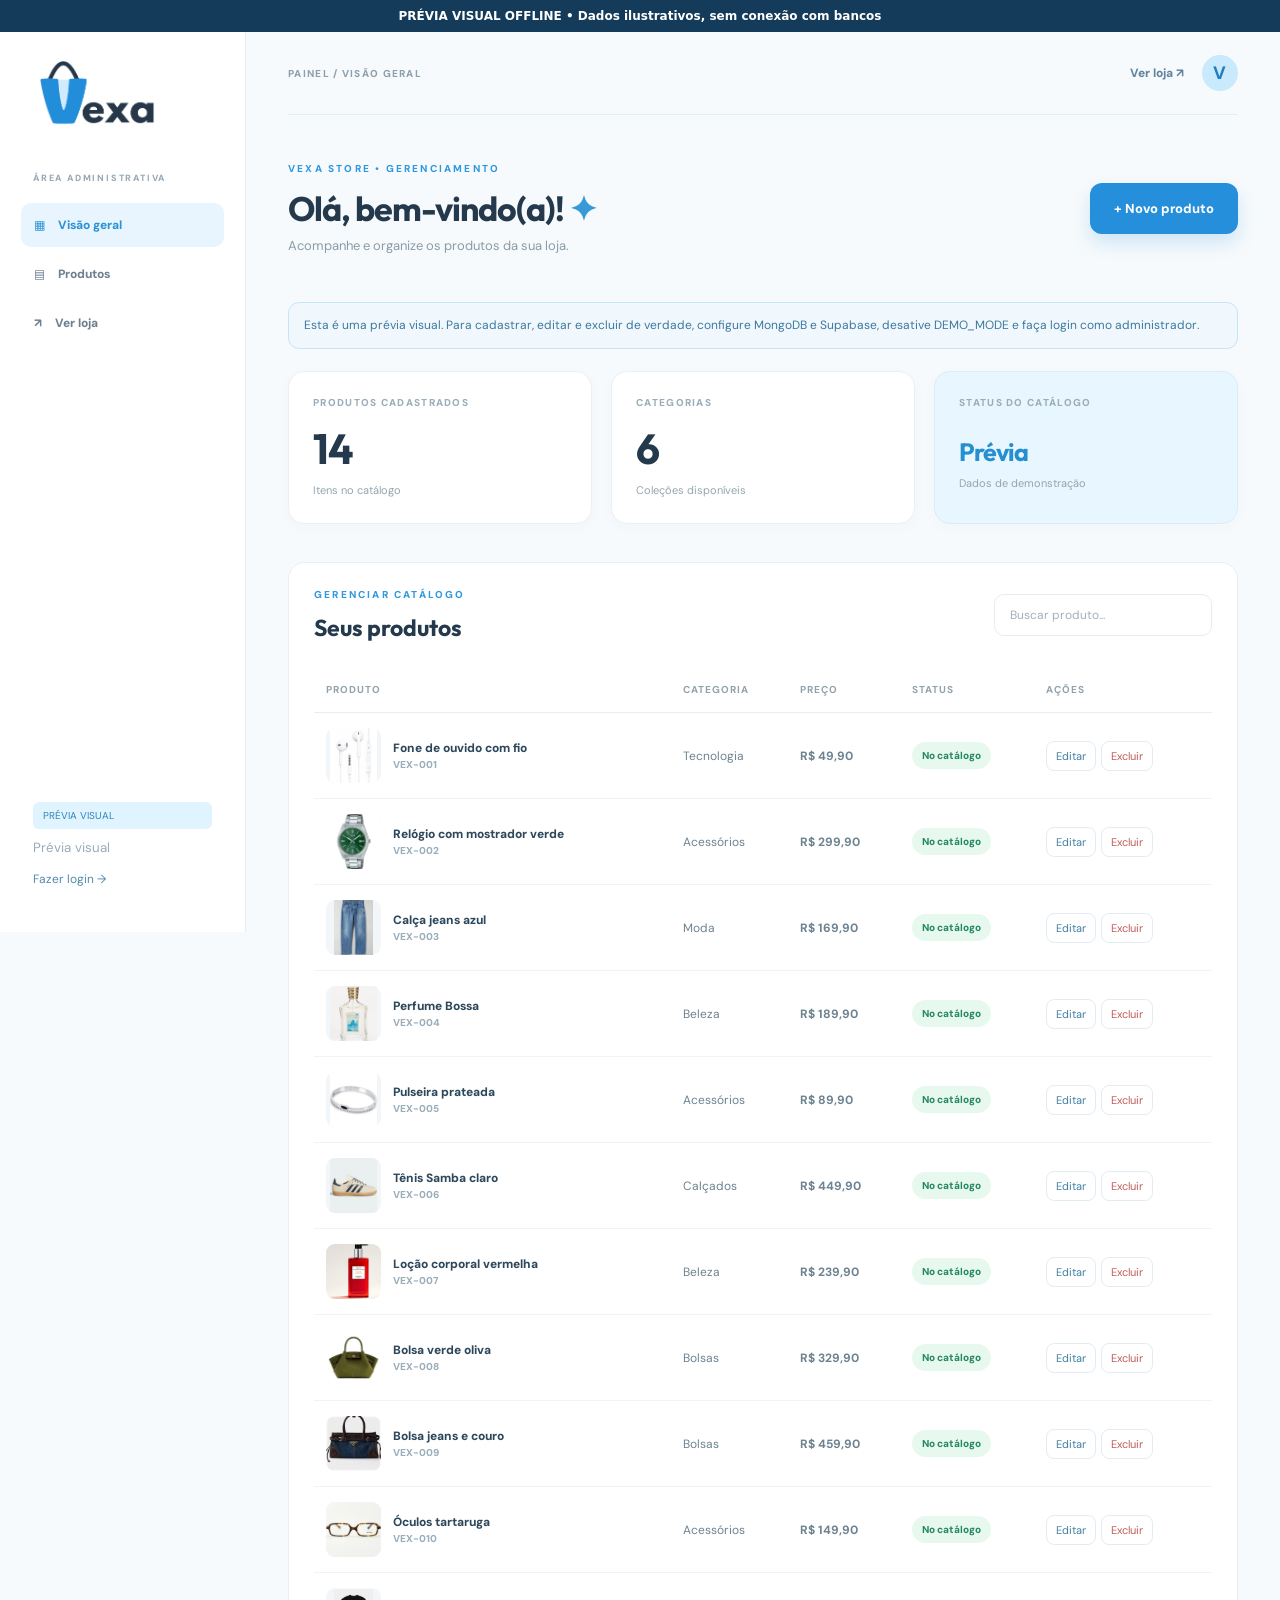
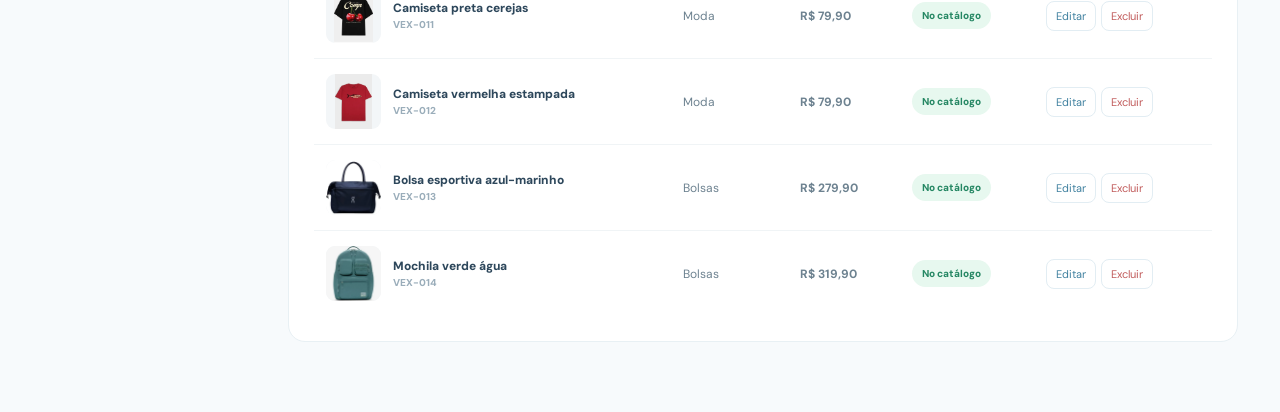
<file: previa-admin.html>
<!DOCTYPE html>
<html lang="pt-BR"><head><meta charset="utf-8"/><meta content="width=device-width,initial-scale=1" name="viewport"/><title>Painel Admin • Vexa</title><link href="static/css/style.css" rel="stylesheet"/></head><body class="admin-page"><div style="background:#143b59;color:white;text-align:center;padding:9px;font:600 12px system-ui;position:relative;z-index:60">PRÉVIA VISUAL OFFLINE • Dados ilustrativos, sem conexão com bancos</div><div class="admin-layout"><aside class="admin-sidebar"><a class="admin-brand" href="previa-vexa.html"><img alt="Vexa" src="static/img/logo-vexa.png"/></a><small>ÁREA ADMINISTRATIVA</small><nav><a class="selected" href="#dashboard">▦ <span>Visão geral</span></a><a href="#adminProdutos">▤ <span>Produtos</span></a><a href="previa-vexa.html">↗ <span>Ver loja</span></a></nav><div class="admin-sidebar-bottom"><span class="admin-preview-label">PRÉVIA VISUAL</span><small>Prévia visual</small><a class="sidebar-logout" href="previa-admin.html">Fazer login →</a></div></aside><main class="admin-main"><div class="admin-topline"><span>PAINEL / VISÃO GERAL</span><div><a class="admin-viewlink" href="previa-vexa.html">Ver loja ↗</a><span class="admin-avatar">V</span></div></div><section class="admin-welcome" id="dashboard"><div><p class="section-kicker">VEXA STORE • GERENCIAMENTO</p><h1>Olá, bem-vindo(a)! <span>✦</span></h1><p>Acompanhe e organize os produtos da sua loja.</p></div><button class="btn btn-primary" id="addProductBtn" type="button">+ Novo produto</button></section><div class="demo-alert">Esta é uma prévia visual. Para cadastrar, editar e excluir de verdade, configure MongoDB e Supabase, desative DEMO_MODE e faça login como administrador.</div><div class="stats-grid"><div class="stat-card"><span>PRODUTOS CADASTRADOS</span><strong id="adminTotal">—</strong><small>Itens no catálogo</small></div><div class="stat-card"><span>CATEGORIAS</span><strong id="adminCategories">—</strong><small>Coleções disponíveis</small></div><div class="stat-card stat-accent"><span>STATUS DO CATÁLOGO</span><strong id="adminStatus">—</strong><small id="adminStatusDesc">Verificando</small></div></div><section class="admin-table-section" id="adminProdutos"><div class="admin-table-head"><div><p class="section-kicker">GERENCIAR CATÁLOGO</p><h2>Seus produtos</h2></div><div class="search-wrap"><input aria-label="Buscar produto" id="adminSearch" placeholder="Buscar produto..."/></div></div><div class="table-scroll"><table class="products-table"><thead><tr><th>PRODUTO</th><th>CATEGORIA</th><th>PREÇO</th><th>STATUS</th><th>AÇÕES</th></tr></thead><tbody id="adminRows"><tr><td colspan="5">Carregando...</td></tr></tbody></table></div></section></main></div>
<div class="admin-form-overlay" hidden="" id="productFormOverlay"><section aria-label="Cadastro de produto" aria-modal="true" class="admin-form-panel" role="dialog"><div class="panel-top"><div><small>VEXA / GERENCIAMENTO</small><h2 id="formTitle">Novo produto</h2></div><button aria-label="Fechar" class="close-btn" id="formClose" type="button">✕</button></div><form enctype="multipart/form-data" id="productForm"><div class="fields"><label>Nome do produto<input maxlength="120" name="nome" placeholder="Ex.: Bolsa verde oliva" required="" type="text"/></label><label>Código (SKU)<input id="skuField" maxlength="40" name="sku" placeholder="Gerado automaticamente se vazio" type="text"/></label><label>Categoria<select name="categoria" required=""><option value="">Selecione</option><option>Moda</option><option>Bolsas</option><option>Acessórios</option><option>Calçados</option><option>Beleza</option><option>Tecnologia</option></select></label><label>Preço (R$)<input max="999999" min="0" name="preco" placeholder="0,00" required="" step="0.01" type="number"/></label><label class="fullfield">Descrição<textarea maxlength="500" name="descricao" placeholder="Descreva o produto..." rows="4"></textarea></label><label class="fullfield">Imagem do produto<input accept="image/png,image/jpeg,image/webp" name="imagem" type="file"/><small>PNG, JPG ou WebP • até 5 MB. Ao editar, é opcional.</small></label><label class="checkline fullfield"><input name="destaque" type="checkbox" value="true"/> Exibir como destaque</label></div><div class="form-actions"><button class="btn btn-ghost" id="formCancel" type="button">Cancelar</button><button class="btn btn-primary" id="formSubmit" type="submit">Salvar produto ↗</button></div></form></section></div><div class="toast" id="toast" role="status"></div><script>window.VEXA_ADMIN = {preview: true, csrf: ""};</script><script>
// Prévia offline: apenas simula a API. NÃO é integração com MongoDB/Redis/Supabase.
window.VEXA_PREVIEW_PRODUCTS = [{"sku": "VEX-001", "nome": "Fone de ouvido com fio", "categoria": "Tecnologia", "preco_centavos": 4990, "imagem": "IMG_9964.webp", "descricao": "Fone branco com fio, conector P2 e controle integrado.", "destaque": true, "imagem_url": "static/img/produtos/IMG_9964.webp"}, {"sku": "VEX-002", "nome": "Relógio com mostrador verde", "categoria": "Acessórios", "preco_centavos": 29990, "imagem": "IMG_9966.webp", "descricao": "Relógio Casio de pulseira metálica e mostrador verde.", "destaque": true, "imagem_url": "static/img/produtos/IMG_9966.webp"}, {"sku": "VEX-003", "nome": "Calça jeans azul", "categoria": "Moda", "preco_centavos": 16990, "imagem": "IMG_9967.webp", "descricao": "Calça jeans de lavagem azul clara e modelagem reta.", "destaque": false, "imagem_url": "static/img/produtos/IMG_9967.webp"}, {"sku": "VEX-004", "nome": "Perfume Bossa", "categoria": "Beleza", "preco_centavos": 18990, "imagem": "IMG_9969.webp", "descricao": "Fragrância em frasco de vidro com detalhes dourados.", "destaque": false, "imagem_url": "static/img/produtos/IMG_9969.webp"}, {"sku": "VEX-005", "nome": "Pulseira prateada", "categoria": "Acessórios", "preco_centavos": 8990, "imagem": "IMG_9968.webp", "descricao": "Pulseira rígida de acabamento prateado com detalhes delicados.", "destaque": false, "imagem_url": "static/img/produtos/IMG_9968.webp"}, {"sku": "VEX-006", "nome": "Tênis Samba claro", "categoria": "Calçados", "preco_centavos": 44990, "imagem": "IMG_9970.webp", "descricao": "Tênis de perfil baixo, tom creme e listras escuras.", "destaque": true, "imagem_url": "static/img/produtos/IMG_9970.webp"}, {"sku": "VEX-007", "nome": "Loção corporal vermelha", "categoria": "Beleza", "preco_centavos": 23990, "imagem": "IMG_9971.webp", "descricao": "Loção corporal em embalagem vermelha de pump.", "destaque": false, "imagem_url": "static/img/produtos/IMG_9971.webp"}, {"sku": "VEX-008", "nome": "Bolsa verde oliva", "categoria": "Bolsas", "preco_centavos": 32990, "imagem": "IMG_9972.webp", "descricao": "Bolsa de mão verde oliva, de linhas estruturadas.", "destaque": true, "imagem_url": "static/img/produtos/IMG_9972.webp"}, {"sku": "VEX-009", "nome": "Bolsa jeans e couro", "categoria": "Bolsas", "preco_centavos": 45990, "imagem": "IMG_9973.webp", "descricao": "Bolsa compacta em jeans azul com acabamentos escuros.", "destaque": false, "imagem_url": "static/img/produtos/IMG_9973.webp"}, {"sku": "VEX-010", "nome": "Óculos tartaruga", "categoria": "Acessórios", "preco_centavos": 14990, "imagem": "IMG_9974.webp", "descricao": "Armação retangular com estampa tartaruga.", "destaque": false, "imagem_url": "static/img/produtos/IMG_9974.webp"}, {"sku": "VEX-011", "nome": "Camiseta preta cerejas", "categoria": "Moda", "preco_centavos": 7990, "imagem": "IMG_9975.webp", "descricao": "Camiseta oversized preta com estampa de cerejas.", "destaque": false, "imagem_url": "static/img/produtos/IMG_9975.webp"}, {"sku": "VEX-012", "nome": "Camiseta vermelha estampada", "categoria": "Moda", "preco_centavos": 7990, "imagem": "IMG_9976.webp", "descricao": "Camiseta vermelha com estampa central de peixe.", "destaque": false, "imagem_url": "static/img/produtos/IMG_9976.webp"}, {"sku": "VEX-013", "nome": "Bolsa esportiva azul-marinho", "categoria": "Bolsas", "preco_centavos": 27990, "imagem": "IMG_9977.webp", "descricao": "Bolsa esportiva azul-marinho com bolsos e alças práticas.", "destaque": false, "imagem_url": "static/img/produtos/IMG_9977.webp"}, {"sku": "VEX-014", "nome": "Mochila verde água", "categoria": "Bolsas", "preco_centavos": 31990, "imagem": "IMG_9978.webp", "descricao": "Mochila verde água com bolsos externos e design urbano.", "destaque": true, "imagem_url": "static/img/produtos/IMG_9978.webp"}];
window.fetch = async function(url) {
 const path = String(url);
 const products = window.VEXA_PREVIEW_PRODUCTS;
 let body = {};
 let status = 200;
 if(path === '/api/products') body={produtos:products,total:products.length,demo:true};
 else if(path.startsWith('/api/products/')) {
   let p=products.find(x=>x.sku===decodeURIComponent(path.split('/').pop()));
   if(p) body={produto:p,demo:true}; else {status=404;body={erro:'Produto não encontrado.'};}
 } else if(path === '/api/recent') body={produtos:[],demo:true};
 else {status=404;body={erro:'Endpoint não disponível na prévia offline.'};}
 return {ok:status<400,status,json:async()=>body};
};
</script><script defer="" src="static/js/admin.js"></script></body></html>
</file>
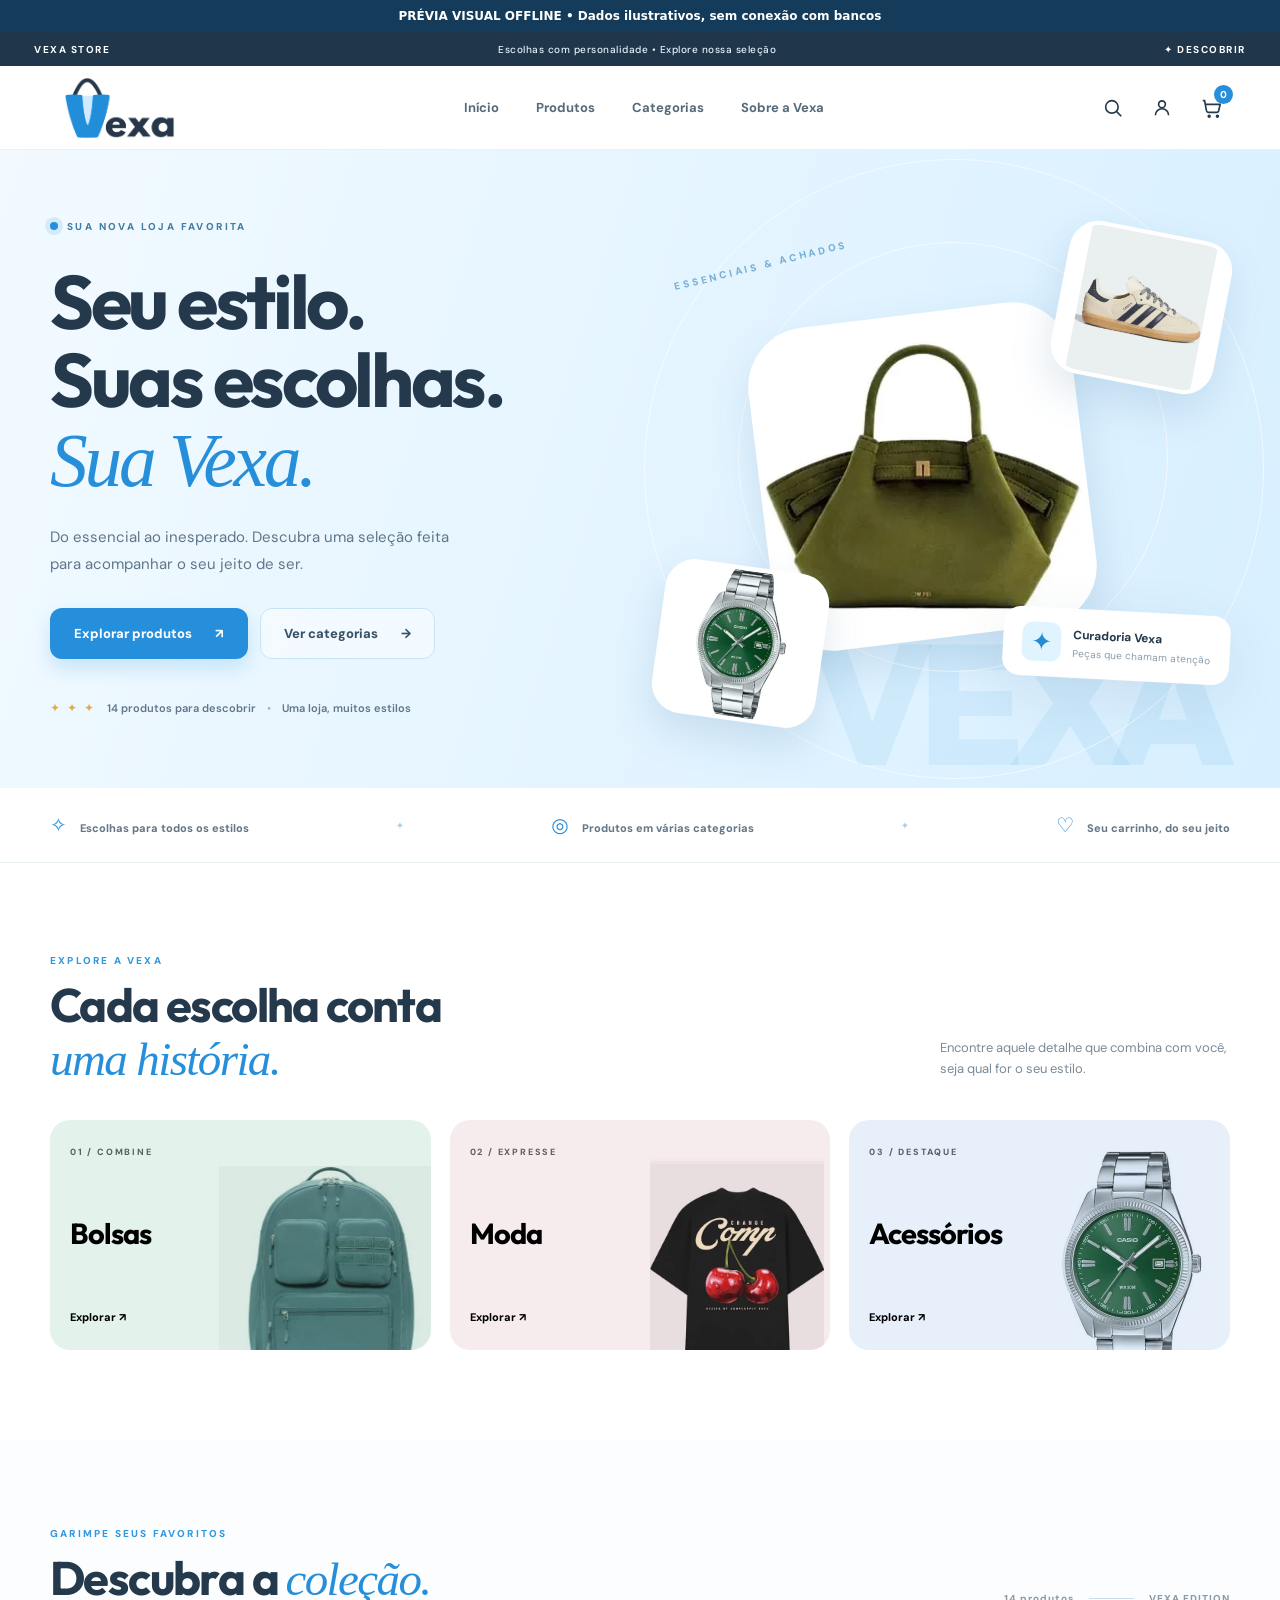
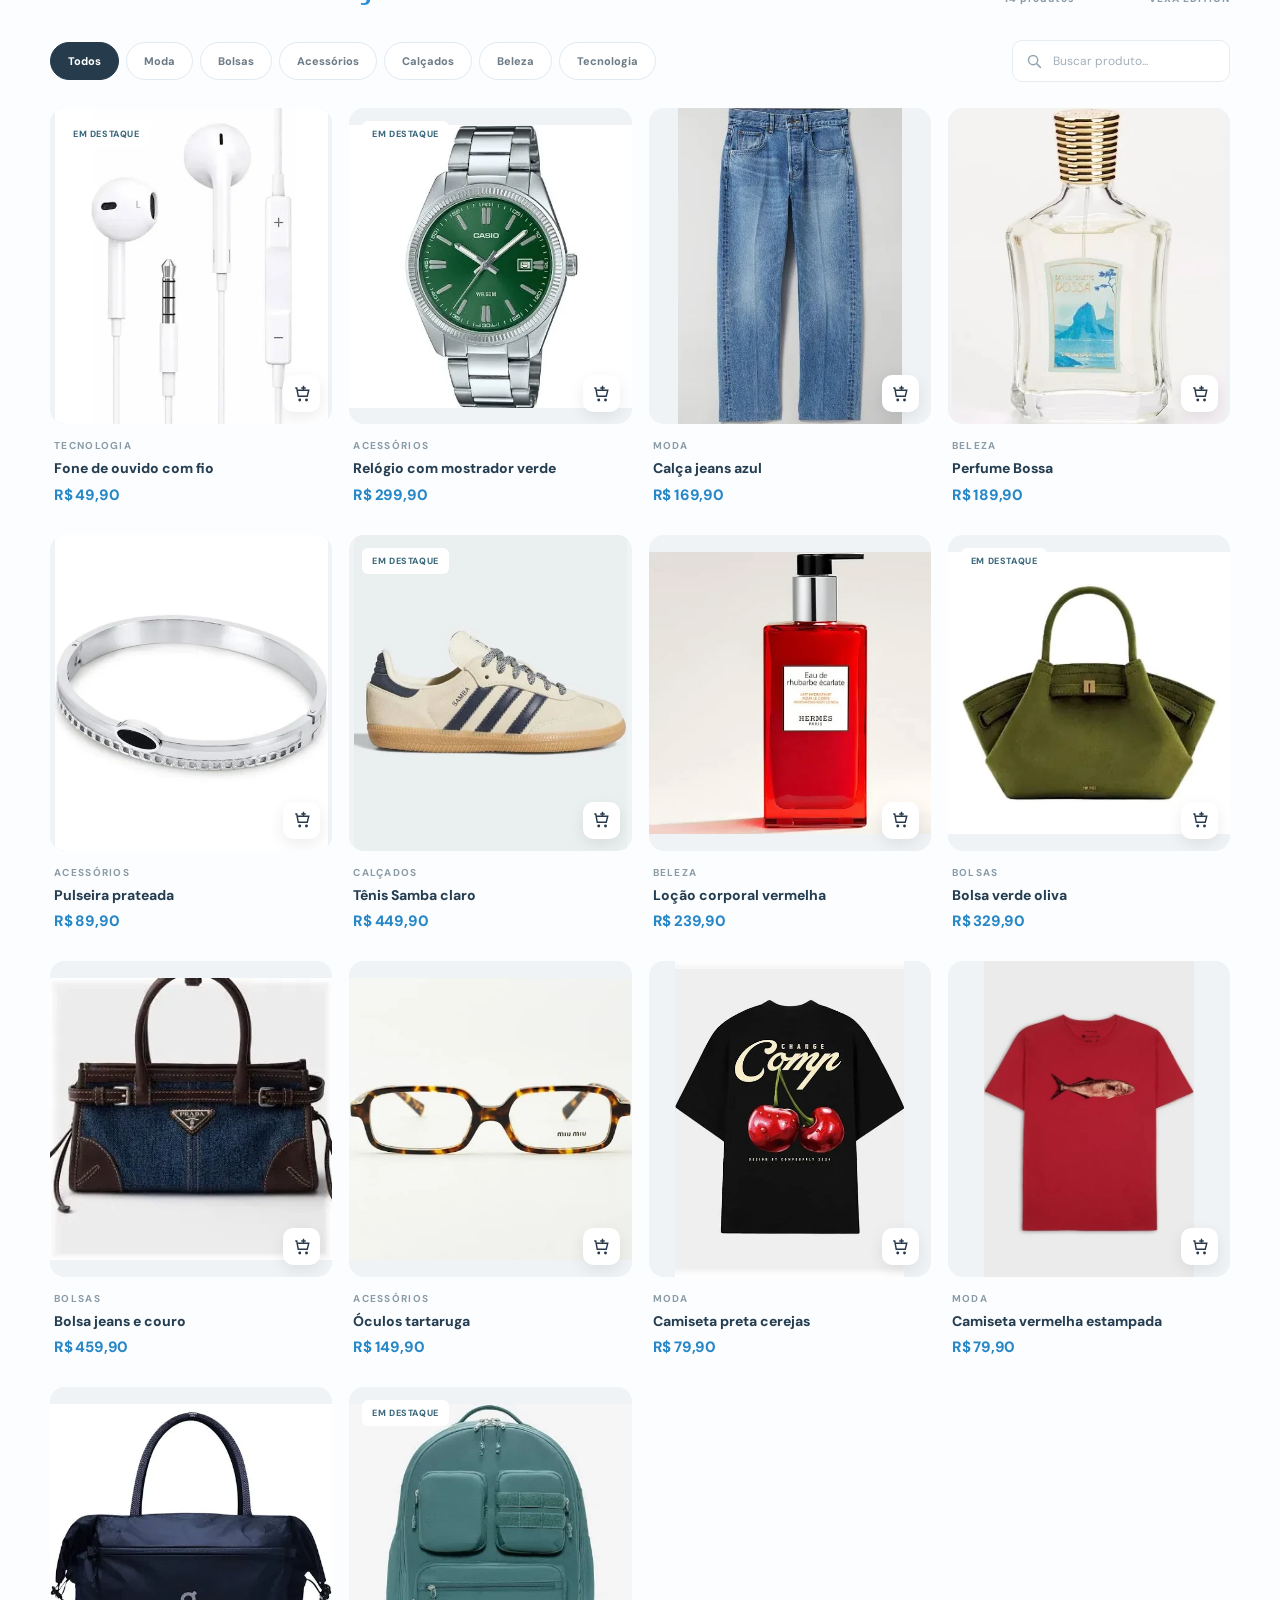
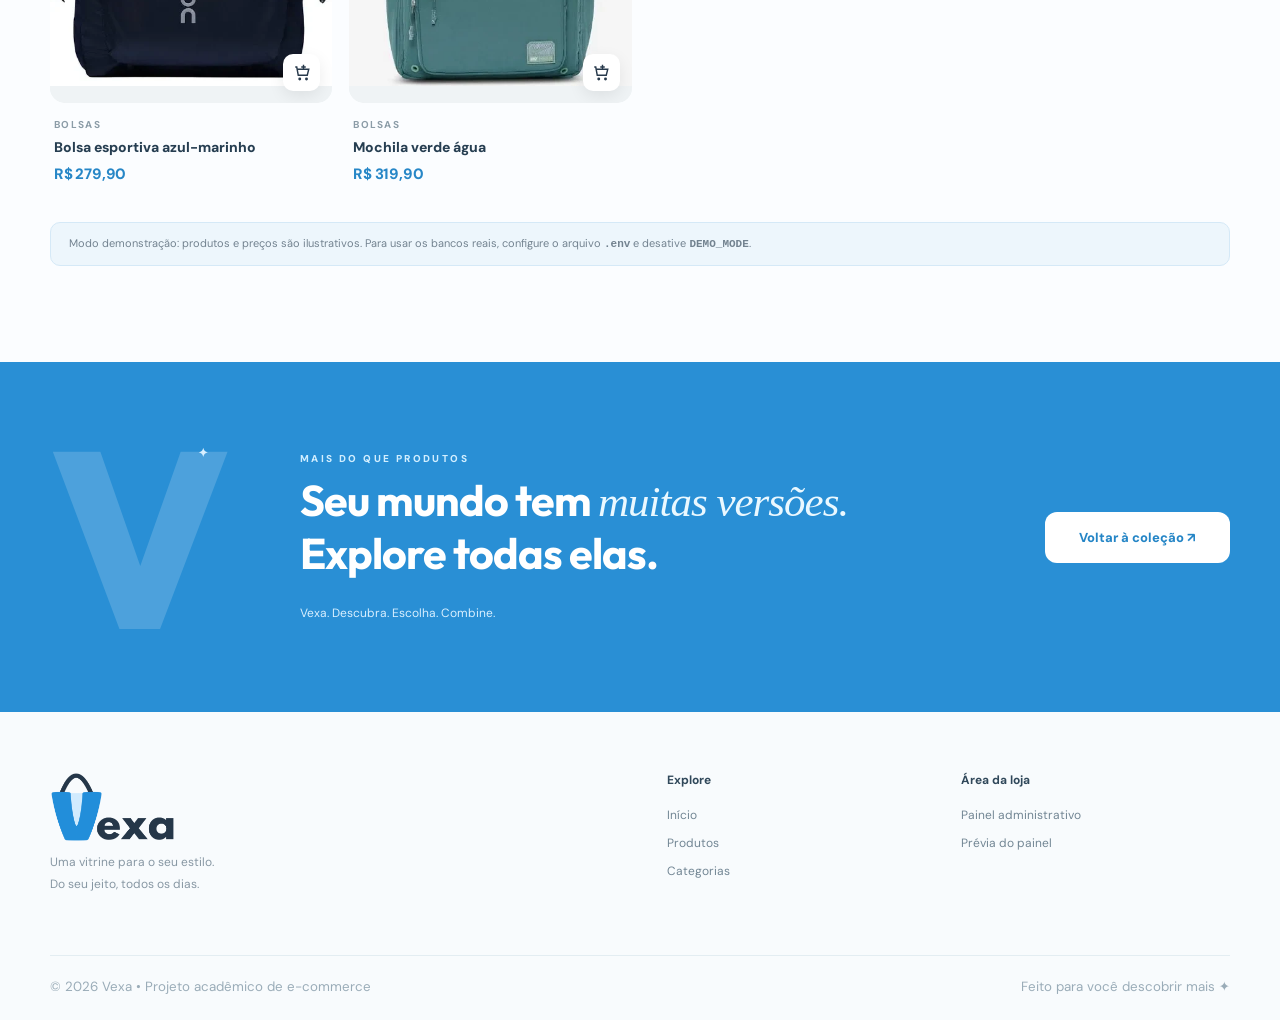
<file: previa-vexa.html>
<!DOCTYPE html>

<html lang="pt-BR">
<head>
<meta charset="utf-8"/>
<meta content="width=device-width, initial-scale=1" name="viewport"/>
<meta content="#d8eeff" name="theme-color"/>
<meta content="Vexa — estilo, tendências e escolhas para todos os dias." name="description"/>
<title>Vexa — Sua vitrine de estilo</title>
<link href="static/img/favicon.svg" rel="icon" type="image/svg+xml"/>
<link href="static/css/style.css" rel="stylesheet"/>
</head>
<body><div style="background:#143b59;color:white;text-align:center;padding:9px;font:600 12px system-ui;position:relative;z-index:60">PRÉVIA VISUAL OFFLINE • Dados ilustrativos, sem conexão com bancos</div>
<div class="topbar"><span>VEXA STORE</span><span>Escolhas com personalidade • Explore nossa seleção</span><span>✦ DESCOBRIR</span></div>
<header class="site-header">
<div class="container header-inner">
<a aria-label="Vexa, início" class="brand" href="#inicio"><img alt="Logo Vexa" src="static/img/logo-vexa.png"/></a>
<nav aria-label="Menu principal" class="nav-main"><a href="#inicio">Início</a><a href="#catalogo">Produtos</a><a href="#categorias">Categorias</a><a href="#sobre">Sobre a Vexa</a></nav>
<div class="header-actions">
<button aria-label="Pesquisar produtos" class="icon-button search-shortcut" id="goSearch" type="button"><svg fill="none" stroke="currentColor" stroke-width="1.8" viewbox="0 0 24 24"><circle cx="10.8" cy="10.8" r="6.8"></circle><path d="m16 16 5 5"></path></svg></button>
<a aria-label="Área administrativa" class="icon-button admin-shortcut" href="previa-admin.html" title="Área administrativa"><svg fill="none" stroke="currentColor" stroke-width="1.8" viewbox="0 0 24 24"><circle cx="12" cy="8" r="3.7"></circle><path d="M4.8 20a7.2 7.2 0 0 1 14.4 0"></path></svg></a>
<button aria-label="Abrir carrinho" class="cart-icon" id="cartOpen" type="button"><svg fill="none" stroke="currentColor" stroke-width="1.8" viewbox="0 0 24 24"><path d="M3 4h2l2.1 11.2a2 2 0 0 0 2 1.6h9.3a2 2 0 0 0 1.9-1.5L22 8H6"></path><circle cx="10" cy="21" r="1"></circle><circle cx="19" cy="21" r="1"></circle></svg><span class="cart-count" id="cartCount">0</span></button>
</div>
</div>
</header>
<main>
<section class="hero" id="inicio">
<div class="container hero-inner">
<div class="hero-copy">
<div class="eyebrow"><span class="eyebrow-dot"></span> SUA NOVA LOJA FAVORITA</div>
<h1>Seu estilo.<br/>Suas escolhas.<br/><em>Sua Vexa.</em></h1>
<p>Do essencial ao inesperado. Descubra uma seleção feita para acompanhar o seu jeito de ser.</p>
<div class="hero-buttons"><a class="btn btn-primary" href="#catalogo">Explorar produtos <span aria-hidden="true">↗</span></a><a class="btn btn-ghost" href="#categorias">Ver categorias <span aria-hidden="true">→</span></a></div>
<div class="hero-meta"><span class="tiny-stars">✦ ✦ ✦</span><span>14 produtos para descobrir</span><span class="meta-sep">•</span><span>Uma loja, muitos estilos</span></div>
</div>
<div aria-label="Seleção de produtos Vexa" class="hero-visual">
<div class="hero-ring ring-1"></div><div class="hero-ring ring-2"></div>
<span class="hero-mini-tag">ESSENCIAIS &amp; ACHADOS</span>
<div class="hero-img hero-img-main"><img alt="Bolsa verde oliva" loading="eager" src="static/img/produtos/IMG_9972.webp"/></div>
<div class="hero-img hero-img-small top"><img alt="Tênis claro" src="static/img/produtos/IMG_9970.webp"/></div>
<div class="hero-img hero-img-small bottom"><img alt="Relógio verde" src="static/img/produtos/IMG_9966.webp"/></div>
<div class="floating-note"><span>✦</span><div><strong>Curadoria Vexa</strong><small>Peças que chamam atenção</small></div></div>
<span class="hero-bg-word">VEXA</span>
</div>
</div>
</section>
<section class="benefit-band"><div class="container band-inner"><span><b>✧</b> Escolhas para todos os estilos</span><span class="band-dot">✦</span><span><b>◎</b> Produtos em várias categorias</span><span class="band-dot">✦</span><span><b>♡</b> Seu carrinho, do seu jeito</span></div></section>
<section class="section categories-section" id="categorias">
<div class="container">
<div class="section-heading"><div><p class="section-kicker">EXPLORE A VEXA</p><h2>Cada escolha conta<br/><em>uma história.</em></h2></div><p>Encontre aquele detalhe que combina com você, seja qual for o seu estilo.</p></div>
<div class="category-tiles">
<button class="category-tile cat-bolsas" data-cat="Bolsas"><img alt="Mochila verde água" src="static/img/produtos/IMG_9978.webp"/><div><span>01 / COMBINE</span><strong>Bolsas</strong><small>Explorar ↗</small></div></button>
<button class="category-tile cat-moda" data-cat="Moda"><img alt="Camiseta preta" src="static/img/produtos/IMG_9975.webp"/><div><span>02 / EXPRESSE</span><strong>Moda</strong><small>Explorar ↗</small></div></button>
<button class="category-tile cat-acessorios" data-cat="Acessórios"><img alt="Relógio prateado" src="static/img/produtos/IMG_9966.webp"/><div><span>03 / DESTAQUE</span><strong>Acessórios</strong><small>Explorar ↗</small></div></button>
</div>
</div>
</section>
<section class="section products-section" id="catalogo">
<div class="container">
<div class="catalog-head"><div><p class="section-kicker">GARIMPE SEUS FAVORITOS</p><h2>Descubra a <em>coleção.</em></h2></div><div class="catalog-side"><span id="resultsCount">14 produtos</span><span class="catalog-line"></span><span>VEXA EDITION</span></div></div>
<div class="catalog-toolbar"><div class="filters" id="filters"><button class="filter-chip active" data-cat="Todos" type="button">Todos</button><button class="filter-chip" data-cat="Moda" type="button">Moda</button><button class="filter-chip" data-cat="Bolsas" type="button">Bolsas</button><button class="filter-chip" data-cat="Acessórios" type="button">Acessórios</button><button class="filter-chip" data-cat="Calçados" type="button">Calçados</button><button class="filter-chip" data-cat="Beleza" type="button">Beleza</button><button class="filter-chip" data-cat="Tecnologia" type="button">Tecnologia</button></div><div class="search-wrap"><svg fill="none" stroke="currentColor" stroke-width="2" viewbox="0 0 24 24"><circle cx="10" cy="10" r="6.5"></circle><path d="m15 15 6 6"></path></svg><input aria-label="Buscar produto" id="searchInput" maxlength="100" placeholder="Buscar produto..."/></div></div>
<div aria-live="polite" class="product-grid" id="productGrid"><p class="loading-text">Carregando a coleção...</p></div>
<p class="error-text" hidden="" id="catalogError"></p>
<p class="demo-disclaimer">Modo demonstração: produtos e preços são ilustrativos. Para usar os bancos reais, configure o arquivo <code>.env</code> e desative <code>DEMO_MODE</code>.</p>
</div>
</section>
<section class="section recently-section" hidden="" id="recentSection"><div class="container"><div class="section-heading recent-heading"><div><p class="section-kicker">VOCÊ PASSOU POR AQUI</p><h2>Vistos <em>recentemente.</em></h2></div><p id="recentExplainer">Encontre de novo os produtos que despertaram seu interesse.</p></div><div class="recent-grid" id="recentGrid"></div></div></section>
<section class="brand-banner" id="sobre"><div class="container banner-inner"><div class="brand-symbol">V<span>✦</span></div><div><p>MAIS DO QUE PRODUTOS</p><h2>Seu mundo tem <em>muitas versões.</em><br/>Explore todas elas.</h2><span>Vexa. Descubra. Escolha. Combine.</span></div><a class="btn btn-white" href="#catalogo">Voltar à coleção ↗</a></div></section>
</main>
<footer class="footer"><div class="container footer-top"><div><img alt="Vexa" class="footer-logo" src="static/img/logo-vexa.png"/><p>Uma vitrine para o seu estilo.<br/>Do seu jeito, todos os dias.</p></div><div><strong>Explore</strong><a href="#inicio">Início</a><a href="#catalogo">Produtos</a><a href="#categorias">Categorias</a></div><div><strong>Área da loja</strong><a href="previa-admin.html">Painel administrativo</a><a href="previa-admin.html">Prévia do painel</a></div></div><div class="container footer-bottom"><small>© 2026 Vexa • Projeto acadêmico de e-commerce</small><small>Feito para você descobrir mais ✦</small></div></footer>
<div class="screen-shade" hidden="" id="screenShade"></div>
<aside aria-label="Seu carrinho" aria-modal="true" class="cart-drawer" hidden="" id="cartDrawer" role="dialog"><div class="drawer-head"><div><small>SUA SELEÇÃO</small><h2>Meu carrinho <span>🛍</span></h2></div><button aria-label="Fechar carrinho" class="close-btn" id="cartClose">✕</button></div><div class="drawer-body" id="cartItems"></div><div class="drawer-foot"><div class="cart-total"><span>Total estimado</span><strong id="cartTotal">R$ 0,00</strong></div><p>O pedido será enviado pelo WhatsApp. Não há pagamento neste site.</p><button class="btn btn-primary checkout-btn" id="checkoutBtn" type="button">Enviar pedido pelo WhatsApp <span>↗</span></button></div></aside>
<div aria-label="Detalhes do produto" aria-modal="true" class="product-modal" hidden="" id="productModal" role="dialog"><button aria-label="Fechar detalhes" class="close-btn modal-close" id="modalClose">✕</button><div id="modalContent"></div></div>
<div aria-live="polite" class="toast" id="toast" role="status"></div>
<script>window.VEXA_CONFIG = { demo: true, whatsapp: "" };</script>
<script>
// Prévia offline: apenas simula a API. NÃO é integração com MongoDB/Redis/Supabase.
window.VEXA_PREVIEW_PRODUCTS = [{"sku":"VEX-001","nome":"Fone de ouvido com fio","categoria":"Tecnologia","preco_centavos":4990,"imagem":"IMG_9964.webp","descricao":"Fone de ouvido branco com fio, encaixe tradicional e conexão P2 de 3,5 mm. O cabo possui controle integrado, uma opção prática para ouvir músicas, acompanhar vídeos e realizar atividades do dia a dia.","destaque":true,"imagem_url":"static/img/produtos/IMG_9964.webp"},{"sku":"VEX-002","nome":"Relógio com mostrador verde","categoria":"Acessórios","preco_centavos":29990,"imagem":"IMG_9966.webp","descricao":"Relógio Casio com mostrador verde e pulseira metálica prateada. O contraste entre o verde intenso e os detalhes em aço cria um visual clássico, ideal para complementar produções casuais ou mais arrumadas.","destaque":true,"imagem_url":"static/img/produtos/IMG_9966.webp"},{"sku":"VEX-003","nome":"Calça jeans azul","categoria":"Moda","preco_centavos":16990,"imagem":"IMG_9967.webp","descricao":"Calça jeans em lavagem azul média com áreas levemente desbotadas e modelagem de pernas amplas. Uma peça versátil para combinar com camisetas, camisas e tênis em looks de diferentes estilos.","destaque":false,"imagem_url":"static/img/produtos/IMG_9967.webp"},{"sku":"VEX-004","nome":"Perfume Bossa","categoria":"Beleza","preco_centavos":18990,"imagem":"IMG_9969.webp","descricao":"Perfume Bossa apresentado em frasco transparente com detalhes dourados e rótulo ilustrado em tons de azul. A embalagem combina elegância e leveza, sendo uma boa escolha para quem aprecia frascos de perfume com identidade visual marcante.","destaque":false,"imagem_url":"static/img/produtos/IMG_9969.webp"},{"sku":"VEX-005","nome":"Pulseira prateada","categoria":"Acessórios","preco_centavos":8990,"imagem":"IMG_9968.webp","descricao":"Pulseira rígida prateada com detalhe central escuro e acabamento com pequenos elementos brilhantes. O desenho delicado permite usá-la sozinha ou combinada com outros acessórios.","destaque":false,"imagem_url":"static/img/produtos/IMG_9968.webp"},{"sku":"VEX-006","nome":"Tênis Samba claro","categoria":"Calçados","preco_centavos":44990,"imagem":"IMG_9970.webp","descricao":"Tênis de estilo Samba em tom creme, com listras escuras nas laterais e solado caramelo. O perfil baixo e a combinação de cores neutras tornam o modelo fácil de combinar com jeans, calças de alfaiataria e peças casuais.","destaque":true,"imagem_url":"static/img/produtos/IMG_9970.webp"},{"sku":"VEX-007","nome":"Loção corporal vermelha","categoria":"Beleza","preco_centavos":23990,"imagem":"IMG_9971.webp","descricao":"Loção corporal Eau de Rhubarbe Écarlate em frasco vermelho com válvula dosadora preta. A apresentação elegante e a embalagem de linhas retas trazem um toque sofisticado à rotina de cuidados pessoais.","destaque":false,"imagem_url":"static/img/produtos/IMG_9971.webp"},{"sku":"VEX-008","nome":"Bolsa verde oliva","categoria":"Bolsas","preco_centavos":32990,"imagem":"IMG_9972.webp","descricao":"Bolsa de mão verde-oliva com formato estruturado, alça superior e detalhe metálico frontal. O tom terroso funciona como ponto de cor discreto em produções para o dia ou para a noite.","destaque":true,"imagem_url":"static/img/produtos/IMG_9972.webp"},{"sku":"VEX-009","nome":"Bolsa jeans e couro","categoria":"Bolsas","preco_centavos":45990,"imagem":"IMG_9973.webp","descricao":"Bolsa compacta com corpo em jeans azul, alças escuras e detalhes em tom marrom. O contraste de materiais cria um visual moderno e marcante para acompanhar diferentes combinações de roupa.","destaque":false,"imagem_url":"static/img/produtos/IMG_9973.webp"},{"sku":"VEX-010","nome":"Óculos tartaruga","categoria":"Acessórios","preco_centavos":14990,"imagem":"IMG_9974.webp","descricao":"Armação de óculos retangular em tons de marrom com efeito tartaruga. Seu formato geométrico dá personalidade ao visual e combina com looks clássicos e contemporâneos. Lentes de demonstração na imagem.","destaque":false,"imagem_url":"static/img/produtos/IMG_9974.webp"},{"sku":"VEX-011","nome":"Camiseta preta cerejas","categoria":"Moda","preco_centavos":7990,"imagem":"IMG_9975.webp","descricao":"Camiseta preta de modelagem ampla com estampa frontal de cerejas vermelhas e lettering em tons claros. Uma peça descontraída para looks urbanos, especialmente com jeans, shorts ou saias.","destaque":false,"imagem_url":"static/img/produtos/IMG_9975.webp"},{"sku":"VEX-012","nome":"Camiseta vermelha estampada","categoria":"Moda","preco_centavos":7990,"imagem":"IMG_9976.webp","descricao":"Camiseta vermelha de manga curta com estampa central de peixe em contraste. O desenho chama atenção e adiciona um toque criativo às produções casuais.","destaque":false,"imagem_url":"static/img/produtos/IMG_9976.webp"},{"sku":"VEX-013","nome":"Bolsa esportiva azul-marinho","categoria":"Bolsas","preco_centavos":27990,"imagem":"IMG_9977.webp","descricao":"Bolsa esportiva azul-marinho com alças superiores e bolso externo com zíper. O formato compacto e funcional é uma alternativa para levar objetos pessoais na rotina ou em passeios.","destaque":false,"imagem_url":"static/img/produtos/IMG_9977.webp"},{"sku":"VEX-014","nome":"Mochila verde água","categoria":"Bolsas","preco_centavos":31990,"imagem":"IMG_9978.webp","descricao":"Mochila verde-água com compartimento principal, bolsos frontais e puxadores de zíper aparentes. A organização externa e a cor suave fazem dela uma opção prática e estilosa para o cotidiano.","destaque":true,"imagem_url":"static/img/produtos/IMG_9978.webp"}];
window.fetch = async function(url) {
 const path = String(url);
 const products = window.VEXA_PREVIEW_PRODUCTS;
 let body = {};
 let status = 200;
 if(path === '/api/products') body={produtos:products,total:products.length,demo:true};
 else if(path.startsWith('/api/products/')) {
   let p=products.find(x=>x.sku===decodeURIComponent(path.split('/').pop()));
   if(p) body={produto:p,demo:true}; else {status=404;body={erro:'Produto não encontrado.'};}
 } else if(path === '/api/recent') body={produtos:[],demo:true};
 else {status=404;body={erro:'Endpoint não disponível na prévia offline.'};}
 return {ok:status<400,status,json:async()=>body};
};
</script><script defer="" src="static/js/app.js"></script>
</body>
</html>
</file>
<file: static/css/style.css>
@import url('https://fonts.googleapis.com/css2?family=DM+Sans:wght@400;500;600;700;800&family=Outfit:wght@400;500;600;700;800&display=swap');
:root{--ink:#24394c;--ink2:#516476;--blue:#278fda;--blue-deep:#1674b9;--ice:#e6f5ff;--soft:#f4faff;--border:#e5edf2;--white:#fff;--green:#2b8b6b;--shadow:0 16px 60px rgba(29,72,105,.09);--radius:20px}*{box-sizing:border-box}html{scroll-behavior:smooth}body{margin:0;color:var(--ink);font-family:'DM Sans',system-ui,sans-serif;background:white;-webkit-font-smoothing:antialiased}button,input,select,textarea{font:inherit}button{cursor:pointer}a{text-decoration:none;color:inherit}img{max-width:100%}svg{display:block;width:22px;height:22px}h1,h2,h3,p{margin-top:0}h1,h2,h3{font-family:'Outfit','DM Sans',sans-serif}button:focus-visible,a:focus-visible,input:focus-visible,select:focus-visible,textarea:focus-visible{outline:3px solid #6dc0f7;outline-offset:3px}.container{width:min(1180px,calc(100% - 64px));margin-inline:auto}.topbar{min-height:34px;padding:9px 34px;background:#20374b;color:#fff;display:flex;justify-content:space-between;align-items:center;font-size:10px;font-weight:700;letter-spacing:1.5px}.topbar span:nth-child(2){font-size:10px;font-weight:500;letter-spacing:.5px;color:#e4f3fd}.site-header{position:sticky;top:0;z-index:40;background:rgba(255,255,255,.96);backdrop-filter:blur(18px);border-bottom:1px solid #e9f1f6}.header-inner{height:83px;display:flex;align-items:center;justify-content:space-between;gap:26px}.brand{display:flex;align-items:center;width:145px;flex-shrink:0}.brand img{width:139px;display:block;max-height:62px;object-fit:contain}.nav-main{display:flex;gap:37px;font-size:13px;font-weight:700;color:#566a79}.nav-main a:hover,.nav-main a:focus-visible{color:var(--blue)}.header-actions{display:flex;align-items:center;gap:10px}.icon-button,.cart-icon{border:0;display:grid;place-items:center;background:transparent;color:var(--ink);width:39px;height:39px;border-radius:50%;transition:.2s}.icon-button:hover,.cart-icon:hover{background:var(--ice)}.cart-icon{position:relative}.cart-count{position:absolute;top:-3px;right:-3px;min-width:19px;height:19px;border-radius:99px;background:var(--blue);font-size:10px;color:#fff;display:grid;place-items:center;font-weight:800;padding:0 4px}.hero{overflow:hidden;background:linear-gradient(107deg,#f2faff 0%,#e3f4ff 55%,#d7efff 100%)}.hero-inner{display:grid;grid-template-columns:1fr 1.02fr;align-items:center;min-height:590px}.hero-copy{padding:64px 0 72px;position:relative;z-index:1}.eyebrow{display:inline-flex;align-items:center;gap:9px;color:#427ca4;font-size:10px;font-weight:800;letter-spacing:2.4px;margin-bottom:29px}.eyebrow-dot{display:block;width:8px;height:8px;background:var(--blue);border-radius:50%;box-shadow:0 0 0 5px #d4ebfb}.hero h1{font-size:clamp(48px,5.9vw,79px);line-height:1.04;letter-spacing:-3.3px;font-weight:700;margin-bottom:24px}.hero h1 em,.section h2 em,.brand-banner h2 em,.login-page h1 em{font-family:Georgia,serif;font-weight:400;font-style:italic;color:var(--blue)}.hero-copy>p{color:#607689;max-width:420px;line-height:1.78;font-size:15px;margin-bottom:31px}.hero-buttons{display:flex;align-items:center;flex-wrap:wrap;gap:12px}.btn{border:1px solid transparent;display:inline-flex;align-items:center;justify-content:center;gap:23px;border-radius:12px;padding:16px 23px;font-size:13px;font-weight:800;transition:transform .2s,box-shadow .2s,background .2s;white-space:nowrap}.btn:hover{transform:translateY(-2px)}.btn-primary{background:#258fdb;color:#fff;box-shadow:0 9px 19px rgba(39,143,218,.2)}.btn-primary:hover{background:#147bc3;box-shadow:0 12px 25px rgba(39,143,218,.27)}.btn-ghost{color:#375267;background:rgba(255,255,255,.44);border-color:#c8e3f5}.btn-white{background:#fff;color:#2485c6}.hero-meta{margin-top:41px;display:flex;gap:11px;align-items:center;color:#60768a;font-size:11px;font-weight:600}.tiny-stars{font-size:12px;letter-spacing:2px;color:#e2ac48}.meta-sep{color:#a1b8c9}.hero-visual{height:590px;position:relative;isolation:isolate}.hero-ring{position:absolute;border:1px solid rgba(255,255,255,.6);border-radius:50%}.ring-1{width:620px;height:620px;top:-15px;left:10px}.ring-2{width:430px;height:430px;top:68px;left:104px}.hero-mini-tag{position:absolute;top:85px;left:38px;color:#75aed5;font-weight:800;font-size:10px;letter-spacing:3px;transform:rotate(-14deg)}.hero-img{position:absolute;z-index:2;overflow:hidden;border:7px solid white;box-shadow:0 18px 40px rgba(44,104,146,.15);background:#fff}.hero-img img{width:100%;height:100%;object-fit:contain}.hero-img-main{width:325px;height:325px;top:140px;left:126px;border-radius:60px;transform:rotate(-7deg)}.hero-img-main img{transform:scale(1.1) rotate(7deg)}.hero-img-small{width:165px;height:155px;border-radius:30px}.hero-img-small.top{top:56px;right:6px;transform:rotate(11deg)}.hero-img-small.bottom{bottom:43px;left:24px;transform:rotate(8deg)}.floating-note{position:absolute;bottom:84px;right:0;z-index:4;display:flex;align-items:center;gap:12px;background:white;padding:15px 19px;border-radius:17px;box-shadow:var(--shadow);transform:rotate(3deg)}.floating-note>span{display:grid;place-items:center;border-radius:10px;background:#dff4ff;color:#268bd1;width:39px;height:39px;font-size:25px}.floating-note strong,.floating-note small{display:block}.floating-note strong{font-size:12px}.floating-note small{font-size:10px;color:#8a9ba6;margin-top:4px}.hero-bg-word{position:absolute;bottom:-45px;right:10px;color:rgba(54,150,216,.09);font-size:170px;font-weight:800;font-family:Outfit,sans-serif;letter-spacing:-16px;z-index:-1}.benefit-band{background:#ffffff;border-bottom:1px solid #e9f0f4}.band-inner{display:flex;justify-content:space-between;align-items:center;min-height:74px;gap:16px;font-size:11px;font-weight:800;color:#667786}.band-inner span b{color:var(--blue);font-size:20px;margin-right:10px;font-weight:400}.band-dot{color:#a9cfeb;font-size:10px}.section{padding:91px 0}.section-heading{display:flex;align-items:end;justify-content:space-between;gap:36px;margin-bottom:34px}.section-kicker{font-size:10px;font-weight:800;color:#2f98de;letter-spacing:2.2px;margin-bottom:12px}.section h2{font-size:clamp(32px,4vw,47px);line-height:1.12;letter-spacing:-1.6px;margin:0}.section-heading>p{line-height:1.65;color:#7a8a98;font-size:13px;max-width:290px;margin:0 0 6px}.categories-section{background:#fff}.category-tiles{display:grid;grid-template-columns:repeat(3,minmax(0,1fr));gap:19px}.category-tile{min-height:230px;padding:20px;display:flex;text-align:left;align-items:center;position:relative;border:0;border-radius:20px;overflow:hidden;transition:transform .2s;isolation:isolate}.category-tile:hover{transform:translateY(-5px)}.cat-bolsas{background:#e3f3ec}.cat-moda{background:#f7eced}.cat-acessorios{background:#e7effb}.category-tile img{position:absolute;right:-13px;bottom:-45px;height:233px;width:59%;object-fit:contain;mix-blend-mode:multiply;z-index:-1;opacity:.93}.cat-moda img{height:240px;right:-19px;bottom:-48px}.cat-acessorios img{right:-15px;width:60%;bottom:-32px}.category-tile div{display:flex;flex-direction:column;align-items:start;align-self:stretch;justify-content:space-between;padding:6px 0;max-width:46%}.category-tile span{font-size:9px;letter-spacing:1.8px;font-weight:800;opacity:.6}.category-tile strong{font-family:Outfit,sans-serif;font-size:29px;letter-spacing:-1px;line-height:1}.category-tile small{font-size:11px;font-weight:800}.products-section{background:#fbfdff;padding-top:86px;padding-bottom:96px}.catalog-head{display:flex;justify-content:space-between;align-items:end;gap:12px;margin-bottom:35px}.catalog-side{display:flex;align-items:center;gap:15px;color:#8a9aa6;font-size:10px;font-weight:800;letter-spacing:1px}.catalog-line{width:45px;height:1px;background:#cbdce8}.catalog-toolbar{display:flex;justify-content:space-between;gap:17px;align-items:center;margin-bottom:26px}.filters{display:flex;align-items:center;gap:7px;flex-wrap:wrap}.filter-chip{border:1px solid #e2eaf1;background:#fff;color:#6d7c87;border-radius:99px;padding:11px 17px;font-size:11px;font-weight:800;transition:.2s}.filter-chip:hover{color:var(--blue);border-color:#91c7e9}.filter-chip.active{background:#263c4d;color:#fff;border-color:#263c4d}.search-wrap{background:#fff;display:flex;align-items:center;gap:8px;border:1px solid var(--border);border-radius:10px;padding:0 13px;min-width:218px;height:42px}.search-wrap svg{width:17px;height:17px;flex-shrink:0;color:#90a3b2}.search-wrap input{border:0;outline:none!important;width:100%;min-width:0;font-size:12px;color:var(--ink);background:transparent}.search-wrap input::placeholder{color:#a3b0ba}.product-grid{display:grid;grid-template-columns:repeat(4,minmax(0,1fr));gap:25px 17px}.product-card{min-width:0;position:relative}.product-photo{background:#eff3f5;aspect-ratio:1/1.12;border-radius:15px;position:relative;overflow:hidden;cursor:pointer;display:block;width:100%;border:0;padding:0;text-align:left;transition:box-shadow .2s}.product-photo:hover{box-shadow:0 8px 28px rgba(40,74,102,.12)}.product-photo img{width:100%;height:100%;object-fit:contain;transition:transform .35s;display:block}.product-photo:hover img{transform:scale(1.06)}.product-tag{position:absolute;top:13px;left:13px;font-size:9px;font-weight:800;letter-spacing:.6px;background:#fff;color:#3b697c;padding:7px 10px;border-radius:6px}.quick-add{position:absolute;bottom:12px;right:12px;border:0;background:#fff;border-radius:10px;width:37px;height:37px;display:grid;place-items:center;box-shadow:0 5px 16px rgba(0,0,0,.08);color:#27394b;transition:.2s}.quick-add:hover{background:var(--blue);color:white}.quick-add svg{width:18px}.product-info{padding:15px 4px 5px;display:flex;flex-direction:column;gap:7px}.product-category{font-size:10px;letter-spacing:1.3px;color:#8b9ca7;text-transform:uppercase;font-weight:700}.product-name{border:0;padding:0;background:none;text-align:left;color:#263e51;font-size:14px;font-weight:800;line-height:1.3}.product-name:hover{color:var(--blue)}.product-price{color:#2787c7;font-size:15px;font-weight:800;letter-spacing:-.2px}.empty-state{grid-column:1/-1;text-align:center;border:1px dashed #cbdde9;border-radius:18px;padding:56px;color:#677d8c}.empty-state b{display:block;font-size:18px;margin-bottom:8px;color:#294254}.loading-text{color:#738e9e}.error-text{border-radius:14px;background:#fff0f0;padding:16px;color:#993838}.demo-disclaimer{margin:33px 0 0;padding:12px 18px;font-size:11px;line-height:1.6;color:#738390;background:#edf6fc;border:1px solid #d5e9f7;border-radius:10px}.demo-disclaimer code{font-weight:800}.recently-section{background:#fff;padding-top:75px}.recent-heading{margin-bottom:30px}.recent-grid{display:grid;grid-template-columns:repeat(6,1fr);gap:13px}.recent-item{border:1px solid #edf0f3;border-radius:13px;text-align:left;padding:0;background:#fff;overflow:hidden}.recent-item img{width:100%;aspect-ratio:1;object-fit:contain}.recent-item span{display:block;font-size:11px;font-weight:800;padding:11px}.brand-banner{background:#298fd5;color:white;overflow:hidden}.banner-inner{min-height:350px;display:flex;align-items:center;gap:50px;position:relative}.brand-symbol{font-family:Outfit,sans-serif;font-size:250px;color:rgba(255,255,255,.17);font-weight:800;letter-spacing:-30px;line-height:1;position:relative;width:200px;flex-shrink:0}.brand-symbol span{position:absolute;font-size:35px;top:35px;left:148px;letter-spacing:0}.brand-banner p{font-size:10px;letter-spacing:2.4px;font-weight:800;color:#d1eeff}.brand-banner h2{font-size:clamp(28px,3.4vw,43px);line-height:1.2;font-weight:700;letter-spacing:-1px;margin:0 0 22px}.brand-banner h2 em{color:#eaf8ff}.brand-banner span{color:#d8efff;font-size:12px}.brand-banner .btn{margin-left:auto;align-self:center;min-width:185px}.footer{background:#f8fbfd}.footer-top{padding:60px 0 48px;display:grid;grid-template-columns:2.2fr 1fr 1fr;gap:25px}.footer-logo{width:137px;height:70px;object-fit:contain;object-position:left center;margin-bottom:5px}.footer-top p{font-size:12px;color:#8797a3;line-height:1.8}.footer-top>div:not(:first-child){display:flex;flex-direction:column;gap:12px;font-size:12px;color:#728694}.footer-top strong{color:#30485a;margin-bottom:7px}.footer-top a:hover{color:var(--blue)}.footer-bottom{border-top:1px solid #e3edf2;display:flex;justify-content:space-between;padding:22px 0 26px;color:#9aacb8}.screen-shade{position:fixed;z-index:99;inset:0;background:rgba(20,38,52,.48);backdrop-filter:blur(2px)}.cart-drawer{position:fixed;z-index:100;top:0;bottom:0;right:0;width:min(460px,100%);background:#fff;display:flex;flex-direction:column;box-shadow:-20px 0 60px rgba(0,0,0,.12)}[hidden]{display:none!important}.drawer-head{padding:27px 28px 23px;border-bottom:1px solid var(--border);display:flex;justify-content:space-between;align-items:start}.drawer-head small,.panel-top small{font-size:10px;letter-spacing:2px;color:#2d95d9;font-weight:800}.drawer-head h2{font-size:28px;margin:6px 0 0}.drawer-head h2 span{font-size:25px}.close-btn{border:0;background:#f1f6f9;width:34px;height:34px;border-radius:10px;color:var(--ink);font-weight:800}.drawer-body{padding:22px 27px;overflow:auto;flex:1}.cart-row{display:grid;grid-template-columns:77px 1fr;gap:16px;margin-bottom:21px;padding-bottom:20px;border-bottom:1px solid #edf2f5}.cart-row img{width:77px;height:91px;object-fit:contain;background:#f4f7f9;border-radius:10px}.cart-row-main strong{font-size:12px;line-height:1.4;display:block}.cart-row-main>span{display:block;color:#348ac3;font-size:13px;font-weight:800;margin:9px 0}.qty-control{display:flex;align-items:center;gap:10px}.qty-control button{width:25px;height:25px;border:1px solid #d9e9f3;border-radius:7px;background:#f6faff}.qty-control b{font-size:12px}.qty-control .remove-item{margin-left:auto;color:#9aa8b1;background:none;border:0;width:auto}.drawer-empty{text-align:center;color:#8c9eab;margin-top:90px}.drawer-empty span{display:block;font-size:53px;margin-bottom:16px}.drawer-empty strong{display:block;color:var(--ink);font-size:18px}.drawer-empty p{font-size:13px;line-height:1.6}.drawer-foot{border-top:1px solid #edf2f5;padding:25px 27px 29px}.cart-total{display:flex;justify-content:space-between;align-items:center;font-size:13px}.cart-total strong{font-size:23px;color:var(--blue)}.drawer-foot p{color:#91a0aa;font-size:11px;line-height:1.5;margin-top:11px}.checkout-btn{width:100%;margin-top:11px}.checkout-btn:disabled{cursor:not-allowed;opacity:.6}.product-modal{position:fixed;z-index:110;left:50%;top:50%;transform:translate(-50%,-50%);width:min(850px,calc(100% - 30px));background:white;border-radius:23px;box-shadow:0 25px 100px rgba(0,0,0,.18);overflow:hidden}.modal-close{position:absolute;z-index:1;right:17px;top:17px}.modal-layout{display:grid;grid-template-columns:1fr 1fr;min-height:385px}.modal-photo{background:#f2f6f9;display:grid;place-items:center;min-height:385px}.modal-photo img{width:100%;height:100%;max-height:490px;object-fit:contain}.modal-copy{padding:50px 38px;display:flex;flex-direction:column;justify-content:center}.modal-copy .product-category{font-size:11px}.modal-copy h2{font-size:33px;line-height:1.2;margin:12px 0}.modal-copy>p{font-size:13px;line-height:1.8;color:#738695;margin:10px 0 24px}.modal-copy .product-price{font-size:25px;margin-bottom:25px}.toast{position:fixed;bottom:25px;left:50%;transform:translate(-50%,22px);padding:13px 19px;background:#243c4d;color:white;border-radius:12px;opacity:0;pointer-events:none;z-index:200;font-size:12px;box-shadow:var(--shadow);transition:.25s;max-width:90vw;text-align:center}.toast.show{opacity:1;transform:translate(-50%,0)}
/* LOGIN */
.login-page{background:#f8fbfd}.login-shell{min-height:100vh;display:grid;grid-template-columns:1fr 1fr}.login-showcase{position:relative;display:flex;flex-direction:column;justify-content:space-between;padding:35px 60px 65px;background:linear-gradient(140deg,#d3edfe,#eaf7ff);overflow:hidden}.login-back{font-size:12px;font-weight:800;z-index:2}.login-decoration{position:absolute;inset:0;display:grid;place-items:center}.dec-circle{height:500px;width:500px;border-radius:50%;background:#b9e2fb;position:absolute;top:13%;left:15%}.login-decoration img{width:300px;height:310px;object-fit:contain;z-index:1;border-radius:33px;transform:rotate(-7deg);box-shadow:0 20px 50px #6eb8e155}.login-quote{position:relative;z-index:2}.login-quote>span{letter-spacing:2px;font-size:11px;font-weight:800;color:#479ad1}.login-quote h1{font-size:49px;line-height:1.1;margin:16px 0}.login-quote p{font-size:14px;color:#688da5}.login-content{display:grid;place-items:center;padding:50px}.login-formwrap{width:min(390px,100%)}.login-logo{width:154px;height:95px;object-fit:contain;object-position:left center;margin-bottom:27px}.login-formwrap h2{font-size:34px;letter-spacing:-1px;margin:0 0 9px}.login-subtitle{font-size:13px;line-height:1.7;color:#8a9da9;margin-bottom:32px}.login-form{display:flex;flex-direction:column;gap:9px}.login-form label{font-size:12px;font-weight:800;margin-top:11px}.login-form input,.fields input:not([type=checkbox]),.fields select,.fields textarea{padding:15px 14px;width:100%;border:1px solid #dce8ee;border-radius:11px;background:#fff;outline:0;font-size:13px;color:#30475a}.login-form button{margin-top:24px;width:100%}.preview-link{font-size:12px;color:#2a8fca;display:block;text-align:center;margin-top:25px;font-weight:800}.login-note{font-size:11px;color:#a2b2bd;text-align:center;margin-top:35px}.demo-alert,.form-error{background:#f1f8fd;border:1px solid #c6e4f7;color:#3d789d;padding:13px 15px;border-radius:11px;font-size:12px;line-height:1.6;margin:15px 0}.form-error{background:#fff0ee;color:#ad4545;border-color:#f9ccc4}
/* ADMIN */
.admin-page{background:#f7fafc}.admin-layout{display:grid;grid-template-columns:246px 1fr;min-height:100vh}.admin-sidebar{position:sticky;top:0;height:100vh;background:#fff;border-right:1px solid #e7edf2;padding:28px 21px;display:flex;flex-direction:column}.admin-brand{display:block;margin:0 8px 42px}.admin-brand img{width:136px;max-height:65px;object-fit:contain}.admin-sidebar>small{font-size:9px;letter-spacing:1.8px;font-weight:800;color:#96a8b6;margin:0 12px 19px}.admin-sidebar nav{display:flex;flex-direction:column;gap:5px}.admin-sidebar nav a{padding:14px 13px;border-radius:10px;font-size:12px;color:#6e8090;font-weight:800;display:flex;gap:13px}.admin-sidebar nav .selected{background:#e8f5ff;color:#2b92d3}.admin-sidebar-bottom{margin-top:auto;display:flex;flex-direction:column;gap:10px;padding:12px}.admin-sidebar-bottom>small{word-break:break-all;color:#9aadb9}.admin-preview-label{background:#e0f4ff;color:#2e85b8;padding:7px 10px;font-size:10px;border-radius:6px}.sidebar-logout{background:none;border:0;text-align:left;font-size:12px;color:#528bad;cursor:pointer;padding:5px 0}.admin-main{padding:0 42px 70px;max-width:1600px;width:100%}.admin-topline{height:83px;border-bottom:1px solid #e4edf2;display:flex;justify-content:space-between;align-items:center;color:#8b9fad;font-size:10px;letter-spacing:1.3px;font-weight:800}.admin-topline>div{display:flex;align-items:center;gap:18px}.admin-viewlink{color:#60849e;font-size:12px;letter-spacing:0}.admin-avatar{display:grid;place-items:center;border-radius:50%;background:#c9e9fc;color:#207ec0;font-weight:800;font-size:18px;width:36px;height:36px}.admin-welcome{display:flex;align-items:center;justify-content:space-between;padding:47px 0 33px}.admin-welcome h1{font-size:34px;margin:0 0 7px;letter-spacing:-1px}.admin-welcome h1 span{color:#369ad7}.admin-welcome>div>p:last-child{font-size:13px;color:#8a9ca8;margin:0}.stats-grid{display:grid;grid-template-columns:repeat(3,1fr);gap:19px;margin:22px 0 38px}.stat-card{background:white;border:1px solid #e8f0f4;border-radius:16px;padding:24px;box-shadow:0 4px 15px rgba(44,87,112,.025)}.stat-card span{font-size:10px;letter-spacing:1.3px;font-weight:800;color:#9aadb9;display:block}.stat-card strong{font-family:Outfit,sans-serif;display:block;font-size:42px;margin:13px 0 3px;letter-spacing:-1px}.stat-card small{font-size:11px;color:#94a5ae}.stat-accent{background:#e8f6ff;border-color:#d9ecf9}.stat-accent strong{font-size:25px;margin-top:27px;color:#258fcf}.admin-table-section{background:white;border:1px solid #e8f0f4;border-radius:17px;padding:25px;overflow:hidden}.admin-table-head{display:flex;align-items:center;justify-content:space-between;gap:20px;margin-bottom:25px}.admin-table-head h2{font-size:23px;margin:0}.products-table{width:100%;border-collapse:collapse;min-width:620px}.products-table th{text-align:left;padding:16px 12px;border-bottom:1px solid #e8eef2;font-size:10px;letter-spacing:1px;color:#92a2ac}.products-table td{padding:15px 12px;font-size:12px;color:#6d8290;border-bottom:1px solid #f0f4f6}.products-table tr:last-child td{border-bottom:0}.table-scroll{overflow-x:auto}.table-product{display:flex;align-items:center;gap:12px;font-weight:800;color:#2d475b}.table-product img{height:55px;width:55px;object-fit:contain;background:#f3f6f8;border-radius:9px}.status-pill{display:inline-flex;color:#258763;background:#e7f8ef;border-radius:20px;font-weight:800;padding:7px 10px;font-size:10px}.action-btn{border:1px solid #e2edf3;padding:7px 9px;font-size:11px;background:#fff;border-radius:8px;color:#3f809f;margin-right:5px}.action-btn.danger{color:#c15b5b}.admin-form-overlay{position:fixed;inset:0;z-index:100;background:rgba(28,52,70,.5);display:flex;justify-content:flex-end}.admin-form-panel{background:#fff;width:min(530px,100%);height:100%;padding:30px;overflow:auto;box-shadow:-10px 0 60px rgba(0,0,0,.12)}.panel-top{display:flex;justify-content:space-between;align-items:start;border-bottom:1px solid #edf1f4;padding-bottom:20px;margin-bottom:20px}.panel-top h2{font-size:28px;margin:5px 0}.fields{display:grid;grid-template-columns:1fr 1fr;gap:17px}.fields label{font-size:12px;font-weight:800;display:flex;flex-direction:column;gap:8px;color:#4f6676}.fields .fullfield{grid-column:1/-1}.fields label>small{font-size:10px;font-weight:400;color:#94a5af}.fields .checkline{flex-direction:row;align-items:center}.form-actions{border-top:1px solid #edf1f4;padding-top:25px;margin-top:28px;display:flex;justify-content:flex-end;gap:9px}
@media(max-width:1100px){.nav-main{gap:20px}.hero-img-main{left:82px;width:290px;height:290px}.hero-img-small.top{right:-3px}.hero-img-small.bottom{left:-12px}.floating-note{right:-4px}.catalog-toolbar{align-items:stretch;flex-direction:column}.search-wrap{max-width:330px}.banner-inner{gap:20px}.brand-symbol{width:140px;font-size:190px}.brand-banner .btn{min-width:auto}.recent-grid{grid-template-columns:repeat(4,1fr)}}
@media(max-width:780px){.container{width:min(100% - 35px,620px)}.topbar{padding:10px 16px}.topbar span:nth-child(2){display:none}.header-inner{height:68px}.brand{width:117px}.brand img{width:115px;max-height:58px}.nav-main{display:none}.hero-inner{display:flex;flex-direction:column;min-height:0}.hero-copy{padding:56px 0 10px;width:100%}.hero h1{font-size:clamp(47px,9vw,69px)}.hero-visual{width:min(520px,100%);height:400px;align-self:center}.hero-img-main{top:62px;left:22%;width:260px;height:260px;border-radius:48px}.hero-img-small.top{top:0;right:2%;width:125px;height:125px}.hero-img-small.bottom{bottom:16px;left:2%;width:128px;height:132px}.ring-1{width:420px;height:420px;top:0;left:0}.ring-2{width:300px;height:300px;top:40px;left:70px}.hero-mini-tag{top:15px;left:9px}.floating-note{bottom:5px;right:2px;padding:10px}.hero-bg-word{font-size:120px;bottom:-20px}.band-inner{flex-wrap:wrap;justify-content:center;gap:8px 17px;padding:20px 0;min-height:0}.band-dot{display:none}.section{padding:64px 0}.section-heading{align-items:start;flex-direction:column;gap:13px}.section-heading>p{max-width:500px}.category-tiles{grid-template-columns:repeat(2,minmax(0,1fr))}.category-tile{min-height:190px}.category-tile strong{font-size:24px}.category-tile:last-child{grid-column:1/-1}.category-tile:last-child img{width:42%;right:10%}.product-grid{grid-template-columns:repeat(2,minmax(0,1fr));gap:25px 13px}.catalog-head{align-items:start}.catalog-side{display:none}.filters{gap:6px}.filter-chip{padding:9px 12px}.brand-banner .banner-inner{min-height:0;padding:60px 0;display:block}.brand-symbol{display:none}.brand-banner h2{margin:18px 0 24px}.brand-banner .btn{margin-top:21px}.footer-top{grid-template-columns:1.5fr 1fr;gap:20px}.footer-top>div:last-child{grid-column:2}.footer-bottom{flex-wrap:wrap;gap:10px}.admin-layout{grid-template-columns:1fr}.admin-sidebar{position:relative;height:auto;padding:10px 24px;display:flex;flex-direction:row;align-items:center;justify-content:space-between}.admin-sidebar .admin-brand{margin:0}.admin-sidebar img{width:90px;max-height:49px}.admin-sidebar>small,.admin-sidebar nav,.admin-sidebar-bottom>small{display:none}.admin-sidebar-bottom{margin:0}.admin-main{padding:0 20px 45px}.admin-welcome{padding:34px 0;gap:15px}.admin-welcome h1{font-size:26px}.stats-grid{gap:8px}.stat-card{padding:16px}.stat-card span{font-size:8px}.stat-card strong{font-size:32px}.stat-accent strong{font-size:18px}.login-shell{grid-template-columns:1fr}.login-showcase{display:none}.login-content{min-height:100vh}}
@media(max-width:470px){.topbar span:last-child{display:none}.search-shortcut{display:none}.hero-copy{padding-top:47px}.hero-copy>p{font-size:13px}.hero h1{letter-spacing:-2px;font-size:49px}.hero-meta{font-size:10px;gap:7px;flex-wrap:wrap}.hero-visual{height:350px}.hero-img-main{width:212px;height:212px;left:21%;top:68px;border-radius:40px}.hero-img-small.top{width:106px;height:106px;right:0;top:5px}.hero-img-small.bottom{width:110px;height:110px;left:0;bottom:5px}.floating-note{bottom:3px;font-size:10px}.floating-note small{display:none}.ring-1{width:350px;height:350px;left:0}.ring-2{width:250px;height:250px;left:60px}.hero-mini-tag{font-size:8px}.band-inner{font-size:10px}.section h2{font-size:34px}.category-tile{padding:13px;min-height:160px}.category-tile div{max-width:54%}.category-tile span{font-size:7px}.category-tile strong{font-size:22px}.category-tile img{height:160px;bottom:-18px;right:-13px}.product-photo{border-radius:11px}.product-tag{font-size:8px;top:8px;left:8px;padding:6px}.product-name{font-size:12px}.product-category{font-size:9px}.product-price{font-size:13px}.recent-grid{grid-template-columns:repeat(3,1fr)}.footer-top{grid-template-columns:1fr 1fr}.footer-top>div:first-child{grid-column:1/-1}.footer-top>div:last-child{grid-column:auto}.modal-layout{grid-template-columns:1fr;max-height:84vh;overflow:auto}.modal-photo{min-height:240px;max-height:300px}.modal-copy{padding:25px}.modal-copy h2{font-size:26px}.login-content{padding:30px}.fields{grid-template-columns:1fr}.admin-topline{height:55px}.admin-welcome{flex-wrap:wrap}.admin-table-section{padding:16px}.stats-grid{grid-template-columns:1fr 1fr}.stat-accent{grid-column:1/-1}}

/* VEXA - NOVAS IMAGENS */

/* Logo azul e branca na página inicial */
.hero-img-main--marca {
    background: #278fda;
}

.hero-img-main--marca img {
    width: 100%;
    height: 100%;
    object-fit: cover;
    transform: none;
}

/* Nova imagem Promo Promo */
.hero-img-small.promo {
    position: absolute;
    top: 237px;
    right: -6px;
    width: 152px;
    height: 152px;
    border-radius: 29px;
    overflow: hidden;
    transform: rotate(7deg);
    z-index: 3;
}

.hero-img-small.promo img {
    width: 100%;
    height: 100%;
    object-fit: cover;
}

/* Logo azul na página de login administrativo */
.login-decoration .login-brand-art {
    width: 345px;
    height: 345px;
    max-width: 80%;
    object-fit: cover;
    border: 7px solid white;
    background: #278fda;
}

/* Ajustes para telas menores */
@media (max-width: 1100px) {
    .hero-img-small.promo {
        right: -4px;
        top: 225px;
        width: 137px;
        height: 137px;
    }
}

@media (max-width: 780px) {
    .hero-img-small.promo {
        right: 0;
        top: 171px;
        width: 114px;
        height: 114px;
    }
}

@media (max-width: 470px) {
    .hero-img-small.promo {
        right: -3px;
        top: 177px;
        width: 93px;
        height: 93px;
    }
}

.hero-img {
    border: 4px solid white;
}

.login-decoration .login-brand-art {
    border: 4px solid white;
}


/* VEXA - AJUSTE FINAL DAS BORDAS */

.hero-img {
    border: 4px solid white;
}

.login-decoration .login-brand-art {
    border: 4px solid white;
}
/* ===== AJUSTE VISUAL FINAL - LOGIN ADMIN ===== */

.login-showcase{
    padding: 34px 56px 54px;
    background: linear-gradient(145deg, #d9eefc 0%, #eef8ff 100%);
}

.login-decoration{
    position: absolute;
    inset: 0;
    display: flex;
    align-items: flex-start;
    justify-content: center;
    padding-top: 36px;
    pointer-events: none;
}

.dec-circle{
    width: 430px;
    height: 430px;
    top: 38px;
    left: 50%;
    transform: translateX(-50%);
    background: rgba(39, 143, 218, 0.14);
}

.login-decoration .login-brand-art{
    width: 290px;
    height: 290px;
    max-width: 72%;
    border: 4px solid white;
    border-radius: 34px;
    object-fit: cover;
    transform: rotate(-6deg);
    box-shadow: 0 20px 55px rgba(38, 106, 153, 0.18);
}

.login-quote{
    position: relative;
    z-index: 2;
    max-width: 430px;
    margin-top: auto;
    padding-top: 280px;
}

.login-quote > span{
    display: inline-flex;
    align-items: center;
    gap: 8px;
    padding: 8px 14px;
    border-radius: 999px;
    background: rgba(255,255,255,.68);
    backdrop-filter: blur(6px);
    color: #3b8dc4;
    font-size: 11px;
    font-weight: 800;
    letter-spacing: 2px;
    margin-bottom: 14px;
}

.login-quote h1{
    font-size: 60px;
    line-height: 1.03;
    letter-spacing: -2px;
    margin: 0 0 14px;
}

.login-quote p{
    max-width: 360px;
    font-size: 15px;
    line-height: 1.75;
    color: #55758d;
}

@media (max-width: 1100px){
    .login-decoration .login-brand-art{
        width: 250px;
        height: 250px;
    }

    .login-quote{
        padding-top: 245px;
    }

    .login-quote h1{
        font-size: 52px;
    }
}

.login-decoration {
    transform: translateX(45px);
}

.login-decoration .login-brand-art {
    margin-top: 110px;
}


.login-decoration {
    transform: none;
}
</file>
